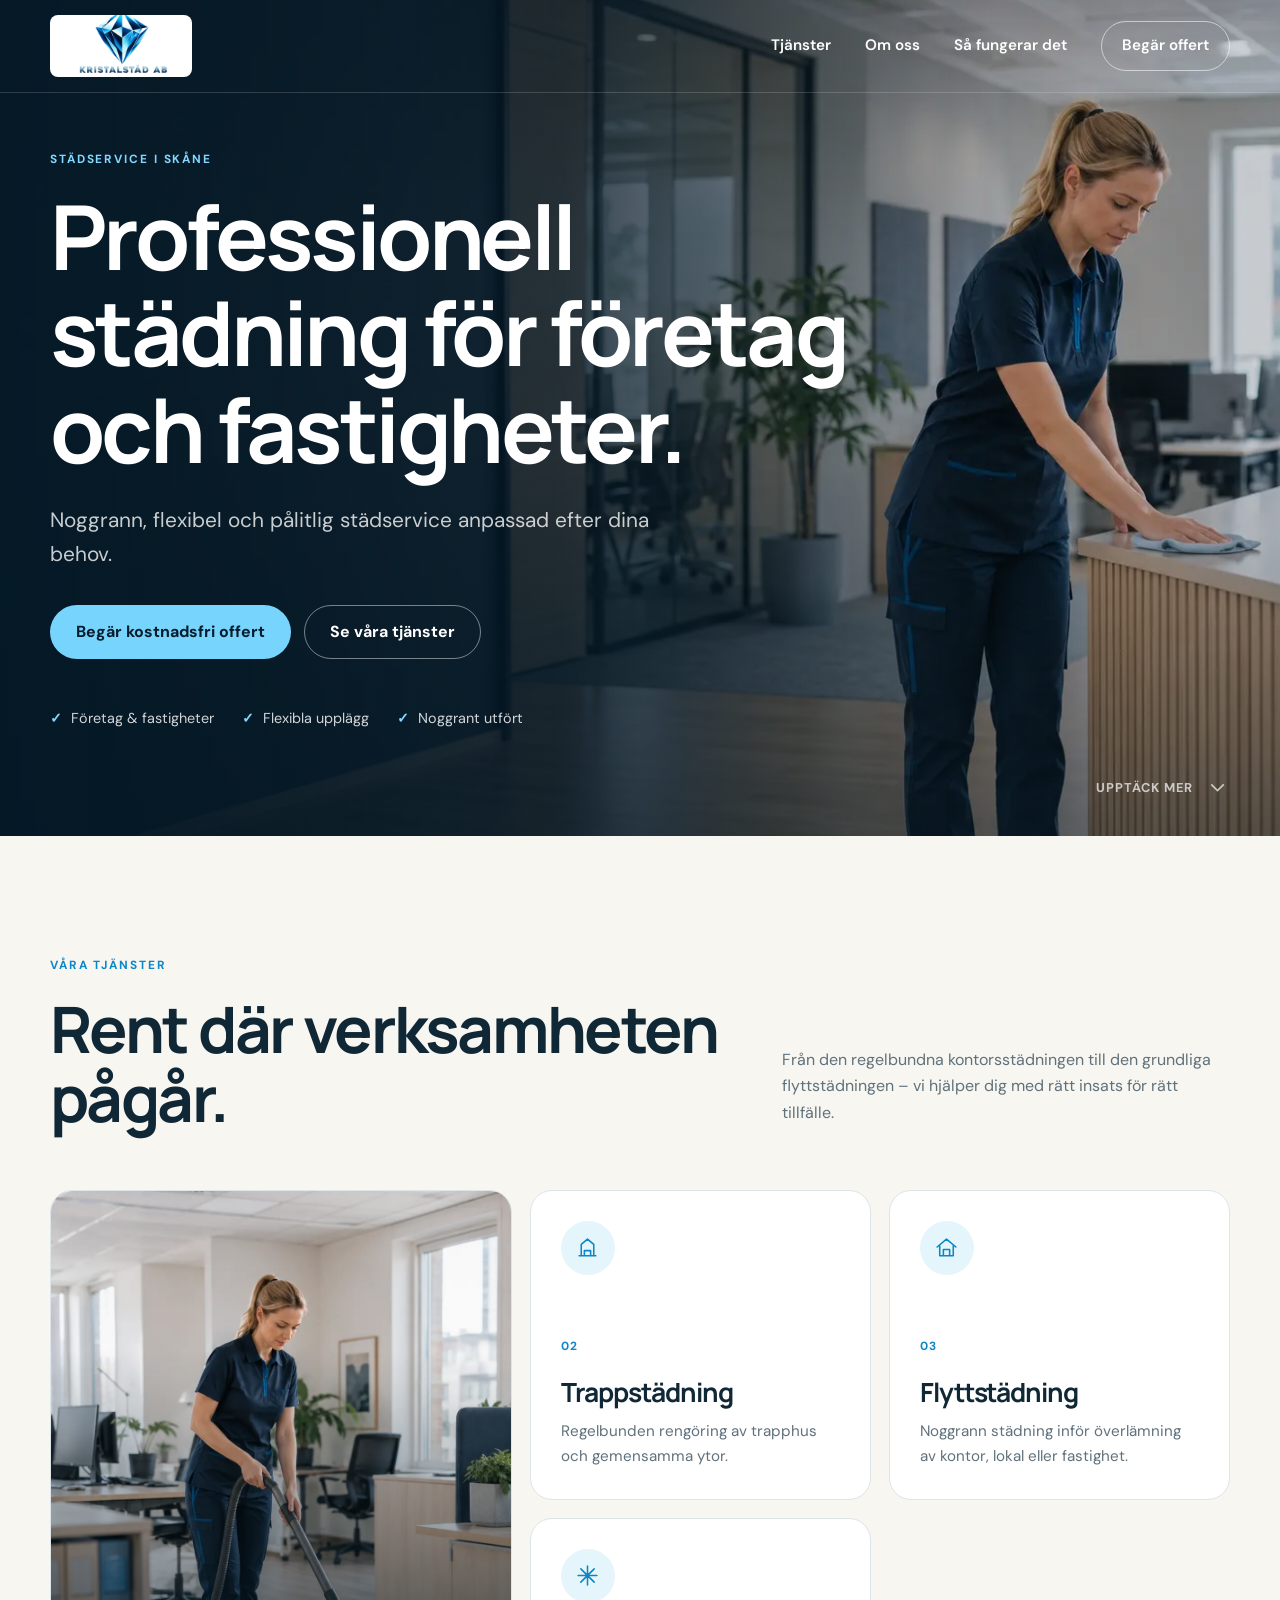
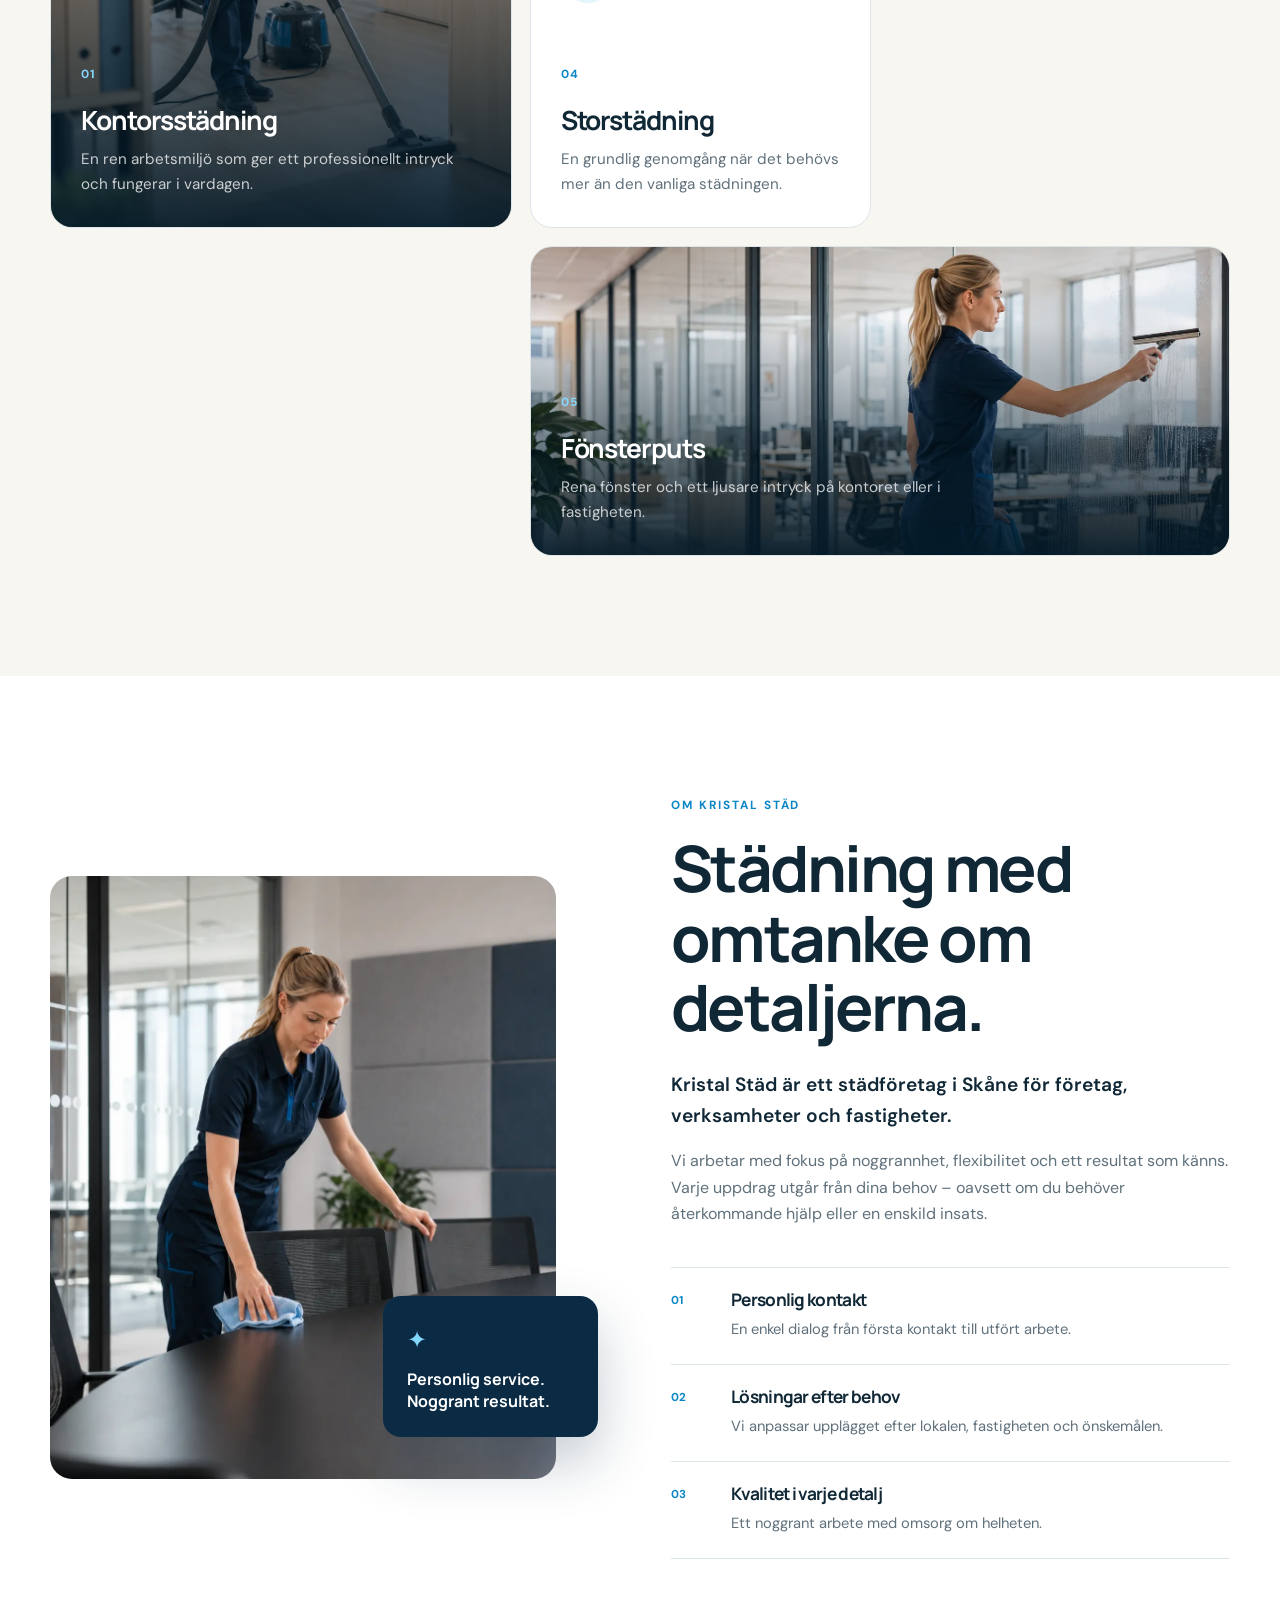
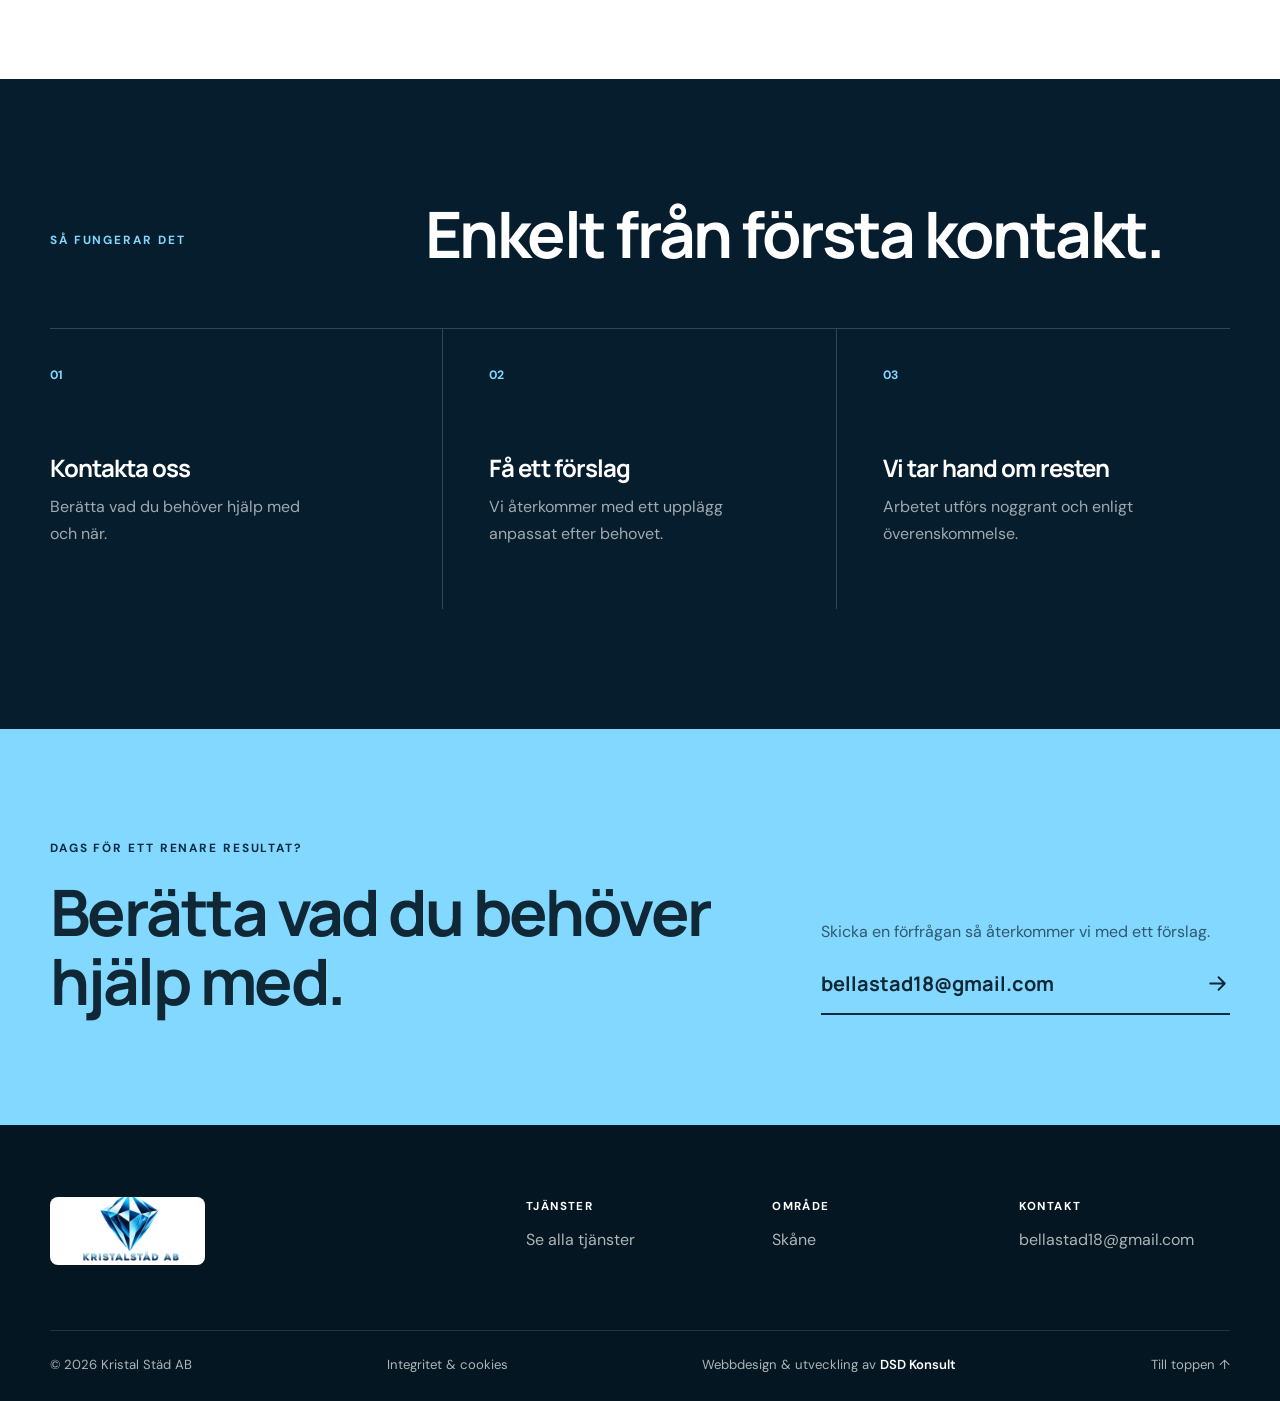
<file: index.html>
<!doctype html>
<html lang="sv">
<head>
  <meta charset="UTF-8">
  <meta name="viewport" content="width=device-width, initial-scale=1.0">
  <meta name="description" content="Kristal Städ erbjuder professionell städning för företag och fastigheter i Skåne. Kontorsstädning, flyttstädning, storstädning, trappstädning och fönsterputs.">
  <meta name="theme-color" content="#0b2b44">
  <meta name="robots" content="index, follow, max-image-preview:large">
  <meta property="og:type" content="website">
  <meta property="og:locale" content="sv_SE">
  <meta property="og:site_name" content="Kristal Städ AB">
  <meta property="og:title" content="Kristal Städ | Företagsstädning i Skåne">
  <meta property="og:description" content="Professionell och flexibel städning för företag och fastigheter i Skåne.">
  <meta property="og:url" content="https://kristalstad.se/">
  <meta property="og:image" content="https://kristalstad.se/images/hero-commercial-2026.webp">
  <meta property="og:image:width" content="1792">
  <meta property="og:image:height" content="878">
  <meta property="og:image:alt" content="Professionell kontorsstädning i en modern arbetsmiljö">
  <meta name="twitter:card" content="summary_large_image">
  <title>Kristal Städ | Företagsstädning i Skåne</title>
  <link rel="canonical" href="https://kristalstad.se/">
  <link rel="icon" href="images/Logo Kristalstäd AB.png" type="image/png">
  <link rel="preconnect" href="https://fonts.googleapis.com">
  <link rel="preconnect" href="https://fonts.gstatic.com" crossorigin>
  <link href="https://fonts.googleapis.com/css2?family=DM+Sans:wght@400;500;600;700&family=Manrope:wght@500;600;700;800&display=swap" rel="stylesheet">
  <link rel="stylesheet" href="css/style.css">
  <script src="script.js" defer></script>
  <script type="application/ld+json">
  {
    "@context": "https://schema.org",
    "@type": "LocalBusiness",
    "@id": "https://kristalstad.se/#business",
    "name": "Kristal Städ AB",
    "url": "https://kristalstad.se/",
    "logo": "https://kristalstad.se/images/Logo%20Kristalst%C3%A4d%20AB.png",
    "image": "https://kristalstad.se/images/hero-commercial-2026.webp",
    "email": "bellastad18@gmail.com",
    "description": "Professionell städning för företag, verksamheter och fastigheter i Skåne.",
    "areaServed": {
      "@type": "AdministrativeArea",
      "name": "Skåne"
    },
    "knowsLanguage": "sv",
    "hasOfferCatalog": {
      "@type": "OfferCatalog",
      "name": "Städtjänster",
      "itemListElement": [
        { "@type": "Offer", "itemOffered": { "@type": "Service", "name": "Kontorsstädning" } },
        { "@type": "Offer", "itemOffered": { "@type": "Service", "name": "Trappstädning" } },
        { "@type": "Offer", "itemOffered": { "@type": "Service", "name": "Flyttstädning" } },
        { "@type": "Offer", "itemOffered": { "@type": "Service", "name": "Storstädning" } },
        { "@type": "Offer", "itemOffered": { "@type": "Service", "name": "Fönsterputs" } }
      ]
    }
  }
  </script>
</head>
<body>
  <a class="skip-link" href="#main">Hoppa till innehållet</a>
  <header class="site-header" data-header>
    <div class="container header-inner">
      <a class="brand" href="#top" aria-label="Kristal Städ – startsida"><img src="images/Logo Kristalstäd AB.png" alt="Kristal Städ AB"></a>
      <button class="menu-toggle" type="button" aria-expanded="false" aria-controls="main-navigation" aria-label="Öppna meny"><span></span><span></span><span></span></button>
      <nav class="main-nav" id="main-navigation" aria-label="Huvudmeny">
        <a href="#tjanster">Tjänster</a><a href="#om-oss">Om oss</a><a href="#sa-fungerar-det">Så fungerar det</a>
        <a class="nav-cta" href="mailto:bellastad18@gmail.com?subject=Offertförfrågan">Begär offert</a>
      </nav>
    </div>
  </header>

  <main id="main">
    <section class="hero" id="top">
      <div class="hero-image" aria-hidden="true"></div><div class="hero-overlay" aria-hidden="true"></div>
      <div class="container hero-content">
        <p class="eyebrow light">Städservice i Skåne</p>
        <h1>Professionell städning för företag och fastigheter.</h1>
        <p class="hero-lead">Noggrann, flexibel och pålitlig städservice anpassad efter dina behov.</p>
        <div class="hero-actions">
          <a class="button button-primary" href="mailto:bellastad18@gmail.com?subject=Offertförfrågan">Begär kostnadsfri offert</a>
          <a class="button button-ghost" href="#tjanster">Se våra tjänster</a>
        </div>
        <ul class="trust-list" aria-label="Fördelar"><li>Företag &amp; fastigheter</li><li>Flexibla upplägg</li><li>Noggrant utfört</li></ul>
      </div>
      <a class="scroll-cue" href="#tjanster" aria-label="Fortsätt till våra tjänster"><span>Upptäck mer</span><svg viewBox="0 0 24 24" aria-hidden="true"><path d="m6 9 6 6 6-6"/></svg></a>
    </section>

    <section class="section services" id="tjanster">
      <div class="container">
        <div class="section-heading reveal">
          <div><p class="eyebrow">Våra tjänster</p><h2>Rent där verksamheten pågår.</h2></div>
          <p>Från den regelbundna kontorsstädningen till den grundliga flyttstädningen – vi hjälper dig med rätt insats för rätt tillfälle.</p>
        </div>
        <div class="service-grid">
          <article class="service-card service-card-featured reveal">
            <img src="images/service-office-2026.webp" alt="Professionell kontorsstädning i en modern arbetsmiljö" loading="lazy"><div class="service-shade"></div>
            <div class="service-content"><span class="service-number">01</span><h3>Kontorsstädning</h3><p>En ren arbetsmiljö som ger ett professionellt intryck och fungerar i vardagen.</p></div>
          </article>
          <article class="service-card reveal">
            <span class="service-icon" aria-hidden="true"><svg viewBox="0 0 24 24"><path d="M4 20h16M6 20V9l6-5 6 5v11M9 20v-5h6v5"/></svg></span>
            <span class="service-number">02</span><h3>Trappstädning</h3><p>Regelbunden rengöring av trapphus och gemensamma ytor.</p>
          </article>
          <article class="service-card reveal">
            <span class="service-icon" aria-hidden="true"><svg viewBox="0 0 24 24"><path d="M3 11.5 12 4l9 7.5M5.5 10v10h13V10M9 20v-6h6v6"/></svg></span>
            <span class="service-number">03</span><h3>Flyttstädning</h3><p>Noggrann städning inför överlämning av kontor, lokal eller fastighet.</p>
          </article>
          <article class="service-card reveal">
            <span class="service-icon" aria-hidden="true"><svg viewBox="0 0 24 24"><path d="M12 3v18M3 12h18M5.6 5.6l12.8 12.8M18.4 5.6 5.6 18.4"/></svg></span>
            <span class="service-number">04</span><h3>Storstädning</h3><p>En grundlig genomgång när det behövs mer än den vanliga städningen.</p>
          </article>
          <article class="service-card service-card-image reveal">
            <img src="images/service-windows-commercial-2026.webp" alt="Professionell fönsterputs i en modern kontorsmiljö" loading="lazy"><div class="service-shade"></div>
            <div class="service-content"><span class="service-number">05</span><h3>Fönsterputs</h3><p>Rena fönster och ett ljusare intryck på kontoret eller i fastigheten.</p></div>
          </article>
        </div>
      </div>
    </section>

    <section class="section about" id="om-oss">
      <div class="container about-grid">
        <div class="about-visual reveal">
          <img src="images/about-commercial-2026.webp" alt="Noggrann rengöring av ett modernt mötesrum" loading="lazy">
          <div class="about-note"><span class="sparkle" aria-hidden="true">✦</span><p>Personlig service.<br>Noggrant resultat.</p></div>
        </div>
        <div class="about-copy reveal">
          <p class="eyebrow">Om Kristal Städ</p><h2>Städning med omtanke om detaljerna.</h2>
          <p class="lead">Kristal Städ är ett städföretag i Skåne för företag, verksamheter och fastigheter.</p>
          <p>Vi arbetar med fokus på noggrannhet, flexibilitet och ett resultat som känns. Varje uppdrag utgår från dina behov – oavsett om du behöver återkommande hjälp eller en enskild insats.</p>
          <div class="value-list">
            <div class="value-item"><span>01</span><div><h3>Personlig kontakt</h3><p>En enkel dialog från första kontakt till utfört arbete.</p></div></div>
            <div class="value-item"><span>02</span><div><h3>Lösningar efter behov</h3><p>Vi anpassar upplägget efter lokalen, fastigheten och önskemålen.</p></div></div>
            <div class="value-item"><span>03</span><div><h3>Kvalitet i varje detalj</h3><p>Ett noggrant arbete med omsorg om helheten.</p></div></div>
          </div>
        </div>
      </div>
    </section>

    <section class="section process" id="sa-fungerar-det">
      <div class="container">
        <div class="process-heading reveal"><p class="eyebrow light">Så fungerar det</p><h2>Enkelt från första kontakt.</h2></div>
        <div class="process-grid">
          <article class="process-step reveal"><span>01</span><h3>Kontakta oss</h3><p>Berätta vad du behöver hjälp med och när.</p></article>
          <article class="process-step reveal"><span>02</span><h3>Få ett förslag</h3><p>Vi återkommer med ett upplägg anpassat efter behovet.</p></article>
          <article class="process-step reveal"><span>03</span><h3>Vi tar hand om resten</h3><p>Arbetet utförs noggrant och enligt överenskommelse.</p></article>
        </div>
      </div>
    </section>

    <section class="contact" id="kontakt">
      <div class="container contact-inner reveal">
        <div><p class="eyebrow">Dags för ett renare resultat?</p><h2>Berätta vad du behöver hjälp med.</h2></div>
        <div class="contact-action"><p>Skicka en förfrågan så återkommer vi med ett förslag.</p>
          <a class="email-link" href="mailto:bellastad18@gmail.com?subject=Offertförfrågan"><span>bellastad18@gmail.com</span><svg viewBox="0 0 24 24" aria-hidden="true"><path d="M5 12h14M13 6l6 6-6 6"/></svg></a>
        </div>
      </div>
    </section>
  </main>

  <footer class="site-footer">
    <div class="container footer-main">
      <a class="brand footer-brand" href="#top" aria-label="Kristal Städ – tillbaka till toppen"><img src="images/Logo Kristalstäd AB.png" alt="Kristal Städ AB"></a>
      <div class="footer-links">
        <div><p class="footer-label">Tjänster</p><a href="#tjanster">Se alla tjänster</a></div>
        <div><p class="footer-label">Område</p><p>Skåne</p></div>
        <div><p class="footer-label">Kontakt</p><a href="mailto:bellastad18@gmail.com">bellastad18@gmail.com</a></div>
      </div>
    </div>
    <div class="container footer-bottom">
      <p>© <span data-year></span> Kristal Städ AB</p>
      <a href="integritet.html">Integritet &amp; cookies</a>
      <p class="site-credit">Webbdesign &amp; utveckling av <a href="https://dsdkonsult.se" target="_blank" rel="noreferrer">DSD Konsult</a></p>
      <a href="#top">Till toppen ↑</a>
    </div>
  </footer>
</body>
</html>
</file>
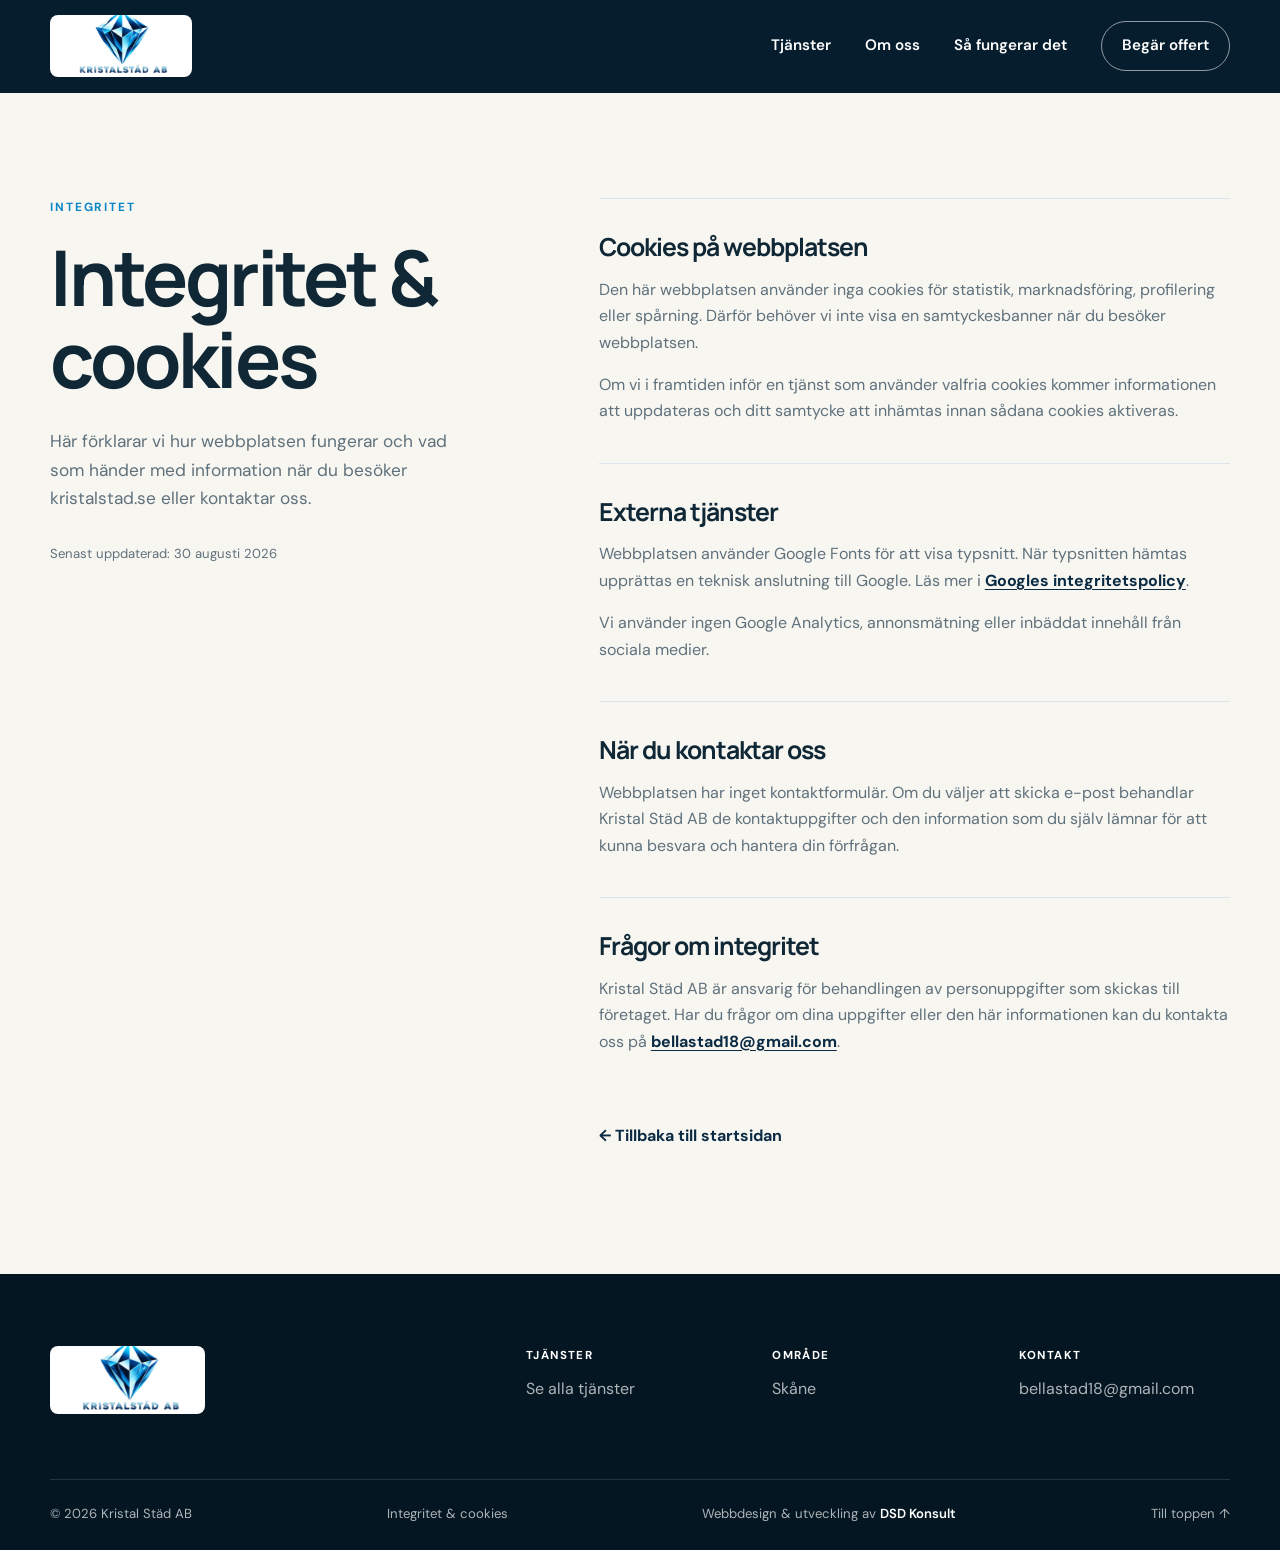
<file: integritet.html>
<!doctype html>
<html lang="sv">
<head>
  <meta charset="UTF-8">
  <meta name="viewport" content="width=device-width, initial-scale=1.0">
  <meta name="description" content="Information om integritet, personuppgifter och cookies på kristalstad.se.">
  <meta name="theme-color" content="#0b2b44">
  <meta name="robots" content="index, follow">
  <title>Integritet & cookies | Kristal Städ</title>
  <link rel="canonical" href="https://kristalstad.se/integritet.html">
  <link rel="icon" href="images/Logo Kristalstäd AB.png" type="image/png">
  <link rel="preconnect" href="https://fonts.googleapis.com">
  <link rel="preconnect" href="https://fonts.gstatic.com" crossorigin>
  <link href="https://fonts.googleapis.com/css2?family=DM+Sans:wght@400;500;600;700&family=Manrope:wght@500;600;700;800&display=swap" rel="stylesheet">
  <link rel="stylesheet" href="css/style.css">
  <script src="script.js" defer></script>
  <script type="application/ld+json">
  {
    "@context": "https://schema.org",
    "@type": "WebPage",
    "name": "Integritet och cookies",
    "url": "https://kristalstad.se/integritet.html",
    "isPartOf": { "@id": "https://kristalstad.se/#business" },
    "inLanguage": "sv"
  }
  </script>
</head>
<body class="legal-page">
  <a class="skip-link" href="#main">Hoppa till innehållet</a>
  <header class="site-header legal-header" data-header>
    <div class="container header-inner">
      <a class="brand" href="index.html" aria-label="Kristal Städ – startsida"><img src="images/Logo Kristalstäd AB.png" alt="Kristal Städ AB"></a>
      <button class="menu-toggle" type="button" aria-expanded="false" aria-controls="main-navigation" aria-label="Öppna meny"><span></span><span></span><span></span></button>
      <nav class="main-nav" id="main-navigation" aria-label="Huvudmeny">
        <a href="index.html#tjanster">Tjänster</a><a href="index.html#om-oss">Om oss</a><a href="index.html#sa-fungerar-det">Så fungerar det</a>
        <a class="nav-cta" href="mailto:bellastad18@gmail.com?subject=Offertförfrågan">Begär offert</a>
      </nav>
    </div>
  </header>

  <main id="main" class="legal-main">
    <div class="container legal-layout">
      <header class="legal-intro">
        <p class="eyebrow">Integritet</p>
        <h1>Integritet &amp; cookies</h1>
        <p>Här förklarar vi hur webbplatsen fungerar och vad som händer med information när du besöker kristalstad.se eller kontaktar oss.</p>
        <p class="legal-updated">Senast uppdaterad: 30 augusti 2026</p>
      </header>

      <div class="legal-content">
        <section>
          <h2>Cookies på webbplatsen</h2>
          <p>Den här webbplatsen använder inga cookies för statistik, marknadsföring, profilering eller spårning. Därför behöver vi inte visa en samtyckesbanner när du besöker webbplatsen.</p>
          <p>Om vi i framtiden inför en tjänst som använder valfria cookies kommer informationen att uppdateras och ditt samtycke att inhämtas innan sådana cookies aktiveras.</p>
        </section>

        <section>
          <h2>Externa tjänster</h2>
          <p>Webbplatsen använder Google Fonts för att visa typsnitt. När typsnitten hämtas upprättas en teknisk anslutning till Google. Läs mer i <a href="https://policies.google.com/privacy" target="_blank" rel="noreferrer">Googles integritetspolicy</a>.</p>
          <p>Vi använder ingen Google Analytics, annonsmätning eller inbäddat innehåll från sociala medier.</p>
        </section>

        <section>
          <h2>När du kontaktar oss</h2>
          <p>Webbplatsen har inget kontaktformulär. Om du väljer att skicka e-post behandlar Kristal Städ AB de kontaktuppgifter och den information som du själv lämnar för att kunna besvara och hantera din förfrågan.</p>
        </section>

        <section>
          <h2>Frågor om integritet</h2>
          <p>Kristal Städ AB är ansvarig för behandlingen av personuppgifter som skickas till företaget. Har du frågor om dina uppgifter eller den här informationen kan du kontakta oss på <a href="mailto:bellastad18@gmail.com">bellastad18@gmail.com</a>.</p>
        </section>

        <a class="legal-back" href="index.html">← Tillbaka till startsidan</a>
      </div>
    </div>
  </main>

  <footer class="site-footer">
    <div class="container footer-main">
      <a class="brand footer-brand" href="index.html" aria-label="Kristal Städ – startsida"><img src="images/Logo Kristalstäd AB.png" alt="Kristal Städ AB"></a>
      <div class="footer-links">
        <div><p class="footer-label">Tjänster</p><a href="index.html#tjanster">Se alla tjänster</a></div>
        <div><p class="footer-label">Område</p><p>Skåne</p></div>
        <div><p class="footer-label">Kontakt</p><a href="mailto:bellastad18@gmail.com">bellastad18@gmail.com</a></div>
      </div>
    </div>
    <div class="container footer-bottom">
      <p>© <span data-year></span> Kristal Städ AB</p>
      <a href="integritet.html" aria-current="page">Integritet &amp; cookies</a>
      <p class="site-credit">Webbdesign &amp; utveckling av <a href="https://dsdkonsult.se" target="_blank" rel="noreferrer">DSD Konsult</a></p>
      <a href="#main">Till toppen ↑</a>
    </div>
  </footer>
</body>
</html>
</file>
<file: css/style.css>
:root {
  --navy: #0b2b44; --navy-deep: #061d2e; --blue: #0b86c6; --blue-light: #e4f5fc;
  --cream: #f7f6f1; --white: #fff; --ink: #102736; --muted: #60717c; --line: #dce5e9;
  --container: 1180px; --radius: 22px;
}
*, *::before, *::after { box-sizing: border-box; }
html { scroll-behavior: smooth; }
body { margin: 0; color: var(--ink); background: var(--cream); font-family: "DM Sans", sans-serif; font-size: 16px; line-height: 1.65; -webkit-font-smoothing: antialiased; }
body.menu-open { overflow: hidden; }
img { display: block; max-width: 100%; }
a { color: inherit; text-decoration: none; }
button { color: inherit; font: inherit; }
h1, h2, h3, p { margin-top: 0; }
h1, h2, h3 { font-family: "Manrope", sans-serif; letter-spacing: -.04em; line-height: 1.08; }
.container { width: min(calc(100% - 40px), var(--container)); margin-inline: auto; }
.section { padding: 120px 0; }
.skip-link { position: fixed; z-index: 1000; top: 10px; left: 10px; padding: 10px 16px; color: var(--white); background: var(--navy); transform: translateY(-160%); transition: transform .2s; }
.skip-link:focus { transform: translateY(0); }
.eyebrow { margin-bottom: 18px; color: var(--blue); font-size: .74rem; font-weight: 700; letter-spacing: .16em; text-transform: uppercase; }
.eyebrow.light { color: #83d8ff; }
.button { display: inline-flex; min-height: 54px; align-items: center; justify-content: center; border: 1px solid transparent; border-radius: 999px; padding: 0 25px; font-weight: 700; transition: transform .2s, background-color .2s, border-color .2s; }
.button:hover { transform: translateY(-2px); }
.button-primary { color: var(--navy-deep); background: #77d4fc; }
.button-primary:hover { background: #a6e4ff; }
.button-ghost { color: var(--white); border-color: rgba(255,255,255,.45); }
.button-ghost:hover { border-color: var(--white); background: rgba(255,255,255,.08); }

.site-header { position: fixed; z-index: 100; top: 0; left: 0; width: 100%; border-bottom: 1px solid rgba(255,255,255,.16); transition: background-color .25s, box-shadow .25s, border-color .25s; }
.site-header.is-scrolled { border-color: transparent; background: rgba(6,29,46,.96); box-shadow: 0 10px 30px rgba(6,29,46,.15); backdrop-filter: blur(12px); }
.header-inner { display: flex; min-height: 92px; align-items: center; justify-content: space-between; gap: 30px; }
.brand { display: block; width: 142px; height: 62px; overflow: hidden; border-radius: 8px; background: var(--white); }
.brand img { width: 100%; height: 100%; object-fit: contain; transform: scale(1.55); }
.main-nav { display: flex; align-items: center; gap: 34px; color: var(--white); font-size: .95rem; font-weight: 600; }
.main-nav > a:not(.nav-cta) { position: relative; }
.main-nav > a:not(.nav-cta)::after { content: ""; position: absolute; right: 0; bottom: -7px; left: 0; height: 1px; background: #83d8ff; transform: scaleX(0); transform-origin: right; transition: transform .25s; }
.main-nav > a:hover::after { transform: scaleX(1); transform-origin: left; }
.nav-cta { border: 1px solid rgba(255,255,255,.55); border-radius: 999px; padding: 11px 20px; transition: background-color .2s, color .2s; }
.nav-cta:hover { color: var(--navy); background: var(--white); }
.menu-toggle { display: none; border: 0; background: transparent; cursor: pointer; }

.hero { position: relative; display: flex; min-height: 820px; align-items: center; overflow: hidden; color: var(--white); background: var(--navy-deep); }
.hero-image { position: absolute; inset: 0; background: url("../images/hero-commercial-2026.webp") center / cover no-repeat; transform: scale(1.02); }
.hero-overlay { position: absolute; inset: 0; background: linear-gradient(90deg, rgba(4,24,38,.96) 0%, rgba(4,24,38,.8) 44%, rgba(4,24,38,.18) 78%), linear-gradient(0deg, rgba(4,24,38,.42), transparent 45%); }
.hero-content { position: relative; z-index: 1; padding: 150px 0 105px; }
.hero-content h1 { max-width: 820px; margin-bottom: 25px; font-size: clamp(3.4rem, 7vw, 6.8rem); font-weight: 700; }
.hero-lead { max-width: 600px; margin-bottom: 34px; color: rgba(255,255,255,.78); font-size: clamp(1.08rem, 2vw, 1.3rem); }
.hero-actions { display: flex; flex-wrap: wrap; gap: 13px; }
.trust-list { display: flex; flex-wrap: wrap; gap: 12px 28px; margin: 48px 0 0; padding: 0; list-style: none; color: rgba(255,255,255,.82); font-size: .9rem; }
.trust-list li::before { content: "✓"; margin-right: 9px; color: #83d8ff; font-weight: 700; }
.scroll-cue { position: absolute; z-index: 2; right: max(20px, calc((100% - var(--container))/2)); bottom: 36px; display: flex; align-items: center; gap: 12px; color: rgba(255,255,255,.7); font-size: .8rem; font-weight: 700; letter-spacing: .08em; text-transform: uppercase; }
.scroll-cue svg { width: 25px; fill: none; stroke: currentColor; stroke-width: 1.5; }

.services { background: var(--cream); }
.section-heading { display: grid; grid-template-columns: 1.2fr .8fr; align-items: end; gap: 60px; margin-bottom: 58px; }
.section-heading h2, .about-copy h2, .contact h2 { margin-bottom: 0; font-size: clamp(2.4rem, 5vw, 4.8rem); }
.section-heading > p { max-width: 480px; margin-bottom: 6px; color: var(--muted); }
.service-grid { display: grid; grid-template-columns: 1.15fr .85fr .85fr; grid-template-rows: repeat(2, minmax(310px, auto)); gap: 18px; }
.service-card { position: relative; display: flex; min-height: 310px; flex-direction: column; overflow: hidden; border: 1px solid var(--line); border-radius: var(--radius); padding: 30px; background: var(--white); transition: transform .3s, box-shadow .3s; }
.service-card:hover { transform: translateY(-5px); box-shadow: 0 22px 50px rgba(26,54,70,.1); }
.service-card-featured { grid-row: 1 / 3; min-height: 638px; justify-content: flex-end; color: var(--white); }
.service-card-image { grid-column: 2 / 4; justify-content: flex-end; color: var(--white); }
.service-card > img { position: absolute; inset: 0; width: 100%; height: 100%; object-fit: cover; }
.service-card-featured > img { object-position: 53% center; }
.service-card-image > img { object-position: center 40%; }
.service-shade { position: absolute; inset: 0; background: linear-gradient(0deg, rgba(4,26,40,.94), rgba(4,26,40,.02) 75%); }
.service-content { position: relative; z-index: 1; }
.service-icon { display: grid; width: 54px; height: 54px; place-items: center; border-radius: 50%; color: var(--blue); background: var(--blue-light); }
.service-icon svg { width: 25px; fill: none; stroke: currentColor; stroke-linecap: round; stroke-linejoin: round; stroke-width: 1.5; }
.service-number { display: block; margin: auto 0 22px; color: var(--blue); font-size: .74rem; font-weight: 700; letter-spacing: .12em; }
.service-card-featured .service-number, .service-card-image .service-number { margin-top: 0; color: #83d8ff; }
.service-card h3 { margin-bottom: 12px; font-size: 1.65rem; }
.service-card p { max-width: 440px; margin-bottom: 0; color: var(--muted); font-size: .95rem; }
.service-card-featured p, .service-card-image p { color: rgba(255,255,255,.76); }

.about { overflow: hidden; background: var(--white); }
.about-grid { display: grid; grid-template-columns: .95fr 1.05fr; align-items: center; gap: clamp(60px, 9vw, 130px); }
.about-visual { position: relative; }
.about-visual > img { width: 100%; aspect-ratio: .84; border-radius: var(--radius); object-fit: cover; }
.about-note { position: absolute; right: -42px; bottom: 42px; min-width: 215px; border-radius: 18px; padding: 24px; color: var(--white); background: var(--navy); box-shadow: 0 25px 55px rgba(11,43,68,.24); }
.about-note p { margin: 10px 0 0; font-family: "Manrope", sans-serif; font-weight: 700; line-height: 1.35; }
.sparkle { color: #83d8ff; font-size: 1.5rem; }
.about-copy .lead { margin: 28px 0 16px; color: var(--ink); font-size: 1.2rem; font-weight: 600; }
.about-copy > p:not(.eyebrow):not(.lead) { color: var(--muted); }
.value-list { margin-top: 40px; border-top: 1px solid var(--line); }
.value-item { display: grid; grid-template-columns: 42px 1fr; gap: 18px; border-bottom: 1px solid var(--line); padding: 23px 0; }
.value-item > span { color: var(--blue); font-size: .72rem; font-weight: 700; }
.value-item h3 { margin-bottom: 7px; font-size: 1.08rem; }
.value-item p { margin-bottom: 0; color: var(--muted); font-size: .92rem; }

.process { color: var(--white); background: var(--navy-deep); }
.process-heading { display: grid; grid-template-columns: .6fr 1.4fr; align-items: end; gap: 30px; margin-bottom: 60px; }
.process-heading h2 { max-width: 760px; margin: 0; font-size: clamp(2.5rem, 5vw, 5rem); }
.process-grid { display: grid; grid-template-columns: repeat(3, 1fr); border-top: 1px solid rgba(255,255,255,.18); }
.process-step { min-height: 280px; border-right: 1px solid rgba(255,255,255,.18); padding: 32px 46px 20px 0; }
.process-step + .process-step { padding-left: 46px; }
.process-step:last-child { border-right: 0; }
.process-step > span { display: inline-block; margin-bottom: 70px; color: #83d8ff; font-size: .76rem; font-weight: 700; }
.process-step h3 { margin-bottom: 13px; font-size: 1.5rem; }
.process-step p { max-width: 270px; margin-bottom: 0; color: rgba(255,255,255,.62); }

.contact { padding: 110px 0; background: #83d8ff; }
.contact-inner { display: grid; grid-template-columns: 1.25fr .75fr; align-items: end; gap: 90px; }
.contact .eyebrow { color: var(--navy); }
.contact-action > p { margin-bottom: 22px; color: rgba(16,39,54,.72); }
.email-link { display: flex; align-items: center; justify-content: space-between; gap: 20px; border-bottom: 2px solid var(--navy); padding-bottom: 13px; font-family: "Manrope", sans-serif; font-size: clamp(1rem, 2vw, 1.25rem); font-weight: 700; }
.email-link svg { width: 25px; flex: 0 0 auto; fill: none; stroke: currentColor; stroke-linecap: round; stroke-linejoin: round; stroke-width: 1.8; transition: transform .2s; }
.email-link:hover svg { transform: translateX(5px); }

.site-footer { padding: 72px 0 25px; color: rgba(255,255,255,.68); background: #041621; }
.footer-main { display: grid; grid-template-columns: .9fr 1.6fr; gap: 80px; padding-bottom: 65px; }
.footer-brand { width: 155px; height: 68px; }
.footer-links { display: grid; grid-template-columns: repeat(3, 1fr); gap: 35px; }
.footer-links p, .footer-links a { margin-bottom: 0; }
.footer-label { margin-bottom: 11px !important; color: var(--white); font-size: .72rem; font-weight: 700; letter-spacing: .12em; text-transform: uppercase; }
.footer-links a:hover, .footer-bottom a:hover { color: var(--white); }
.footer-bottom { display: flex; flex-wrap: wrap; align-items: center; justify-content: space-between; gap: 14px 26px; border-top: 1px solid rgba(255,255,255,.12); padding-top: 23px; font-size: .82rem; }
.footer-bottom p { margin: 0; }
.site-credit a { color: var(--white); font-weight: 600; }
.legal-header { position: relative; border-color: transparent; background: var(--navy-deep); }
.legal-main { padding: 105px 0 125px; background: var(--cream); }
.legal-layout { display: grid; grid-template-columns: .8fr 1.2fr; gap: clamp(60px, 10vw, 140px); }
.legal-intro { position: sticky; top: 125px; align-self: start; }
.legal-intro h1 { margin-bottom: 26px; font-size: clamp(2.8rem, 6vw, 5.5rem); }
.legal-intro > p:not(.eyebrow):not(.legal-updated) { max-width: 470px; color: var(--muted); font-size: 1.08rem; }
.legal-updated { margin-top: 30px; color: var(--muted); font-size: .82rem; }
.legal-content { max-width: 690px; }
.legal-content section { border-top: 1px solid var(--line); padding: 35px 0 22px; }
.legal-content h2 { margin-bottom: 16px; font-size: 1.55rem; }
.legal-content p { color: var(--muted); }
.legal-content a:not(.legal-back) { color: var(--navy); font-weight: 700; text-decoration: underline; text-underline-offset: 3px; }
.legal-back { display: inline-flex; margin-top: 30px; color: var(--navy); font-weight: 700; }
.reveal { opacity: 0; transform: translateY(25px); transition: opacity .65s ease, transform .65s ease; }
.reveal.is-visible { opacity: 1; transform: translateY(0); }

@media (max-width: 900px) {
  .section { padding: 90px 0; }
  .menu-toggle { position: relative; z-index: 102; display: flex; width: 44px; height: 44px; flex-direction: column; align-items: center; justify-content: center; gap: 5px; border: 1px solid rgba(255,255,255,.4); border-radius: 50%; }
  .menu-toggle span { width: 19px; height: 1.5px; background: var(--white); transition: transform .25s, opacity .25s; }
  .menu-open .menu-toggle span:nth-child(1) { transform: translateY(6.5px) rotate(45deg); }
  .menu-open .menu-toggle span:nth-child(2) { opacity: 0; }
  .menu-open .menu-toggle span:nth-child(3) { transform: translateY(-6.5px) rotate(-45deg); }
  .main-nav { position: fixed; z-index: 101; inset: 0; display: flex; flex-direction: column; align-items: flex-start; justify-content: center; gap: 25px; padding: 100px 40px; color: var(--white); background: var(--navy-deep); font-family: "Manrope", sans-serif; font-size: 2rem; transform: translateX(100%); transition: transform .35s ease; }
  .menu-open .main-nav { transform: translateX(0); }
  .nav-cta { margin-top: 12px; font-size: 1rem; }
  .hero { min-height: 760px; }
  .hero-overlay { background: linear-gradient(90deg, rgba(4,24,38,.94), rgba(4,24,38,.5)), linear-gradient(0deg, rgba(4,24,38,.5), transparent); }
  .section-heading, .about-grid, .process-heading, .contact-inner { grid-template-columns: 1fr; }
  .section-heading { gap: 20px; }
  .service-grid { grid-template-columns: repeat(2, 1fr); grid-template-rows: auto; }
  .service-card-featured { grid-row: auto; min-height: 520px; }
  .service-card-image { grid-column: 1 / 3; min-height: 380px; }
  .about-grid { gap: 80px; }
  .about-visual { max-width: 650px; }
  .process-heading { gap: 10px; }
  .contact-inner { gap: 45px; }
  .footer-main { grid-template-columns: 1fr; gap: 50px; }
  .legal-layout { grid-template-columns: 1fr; gap: 45px; }
  .legal-intro { position: static; }
}

@media (max-width: 620px) {
  .container { width: min(calc(100% - 28px), var(--container)); }
  .section { padding: 75px 0; }
  .header-inner { min-height: 78px; }
  .brand { width: 124px; height: 54px; }
  .hero { min-height: 720px; }
  .hero-content { padding: 110px 0 76px; }
  .hero-content h1 { font-size: clamp(2.65rem, 13vw, 4.2rem); }
  .hero-actions { flex-direction: column; align-items: stretch; }
  .trust-list { gap: 8px 16px; margin-top: 32px; }
  .scroll-cue { display: none; }
  .service-grid { grid-template-columns: 1fr; }
  .service-card, .service-card-featured, .service-card-image { grid-column: auto; min-height: 330px; }
  .service-card-featured { min-height: 480px; }
  .service-card-image { min-height: 380px; }
  .about-note { right: -5px; bottom: -35px; min-width: 195px; }
  .about-copy { margin-top: 25px; }
  .process-grid { grid-template-columns: 1fr; }
  .process-step, .process-step + .process-step { min-height: auto; border-right: 0; border-bottom: 1px solid rgba(255,255,255,.18); padding: 30px 0; }
  .process-step:last-child { border-bottom: 0; }
  .process-step > span { margin-bottom: 35px; }
  .contact { padding: 80px 0; }
  .contact h2 { font-size: 2.6rem; }
  .footer-links { grid-template-columns: 1fr; gap: 27px; }
  .footer-bottom { flex-direction: column; gap: 12px; }
  .legal-main { padding: 75px 0 90px; }
}

@media (prefers-reduced-motion: reduce) {
  html { scroll-behavior: auto; }
  *, *::before, *::after { scroll-behavior: auto !important; transition-duration: .01ms !important; animation-duration: .01ms !important; animation-iteration-count: 1 !important; }
  .reveal { opacity: 1; transform: none; }
}
</file>
